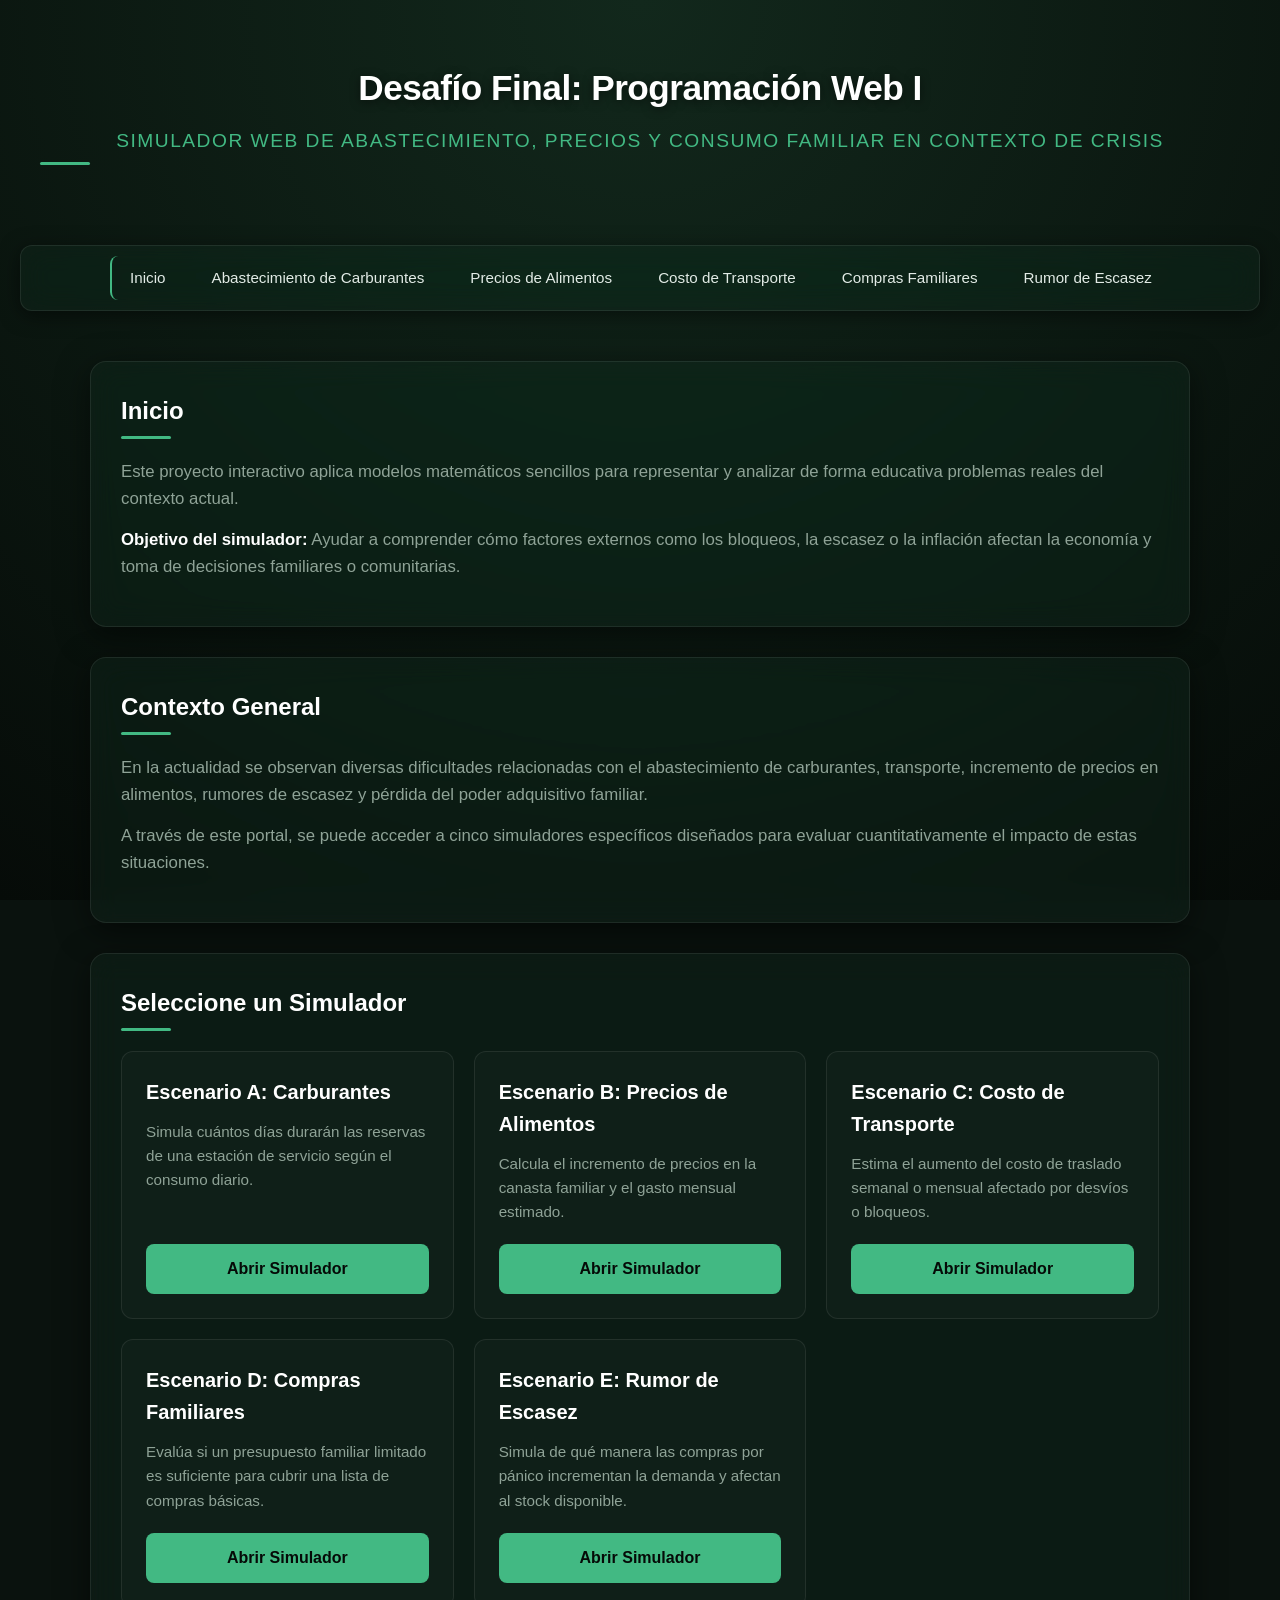
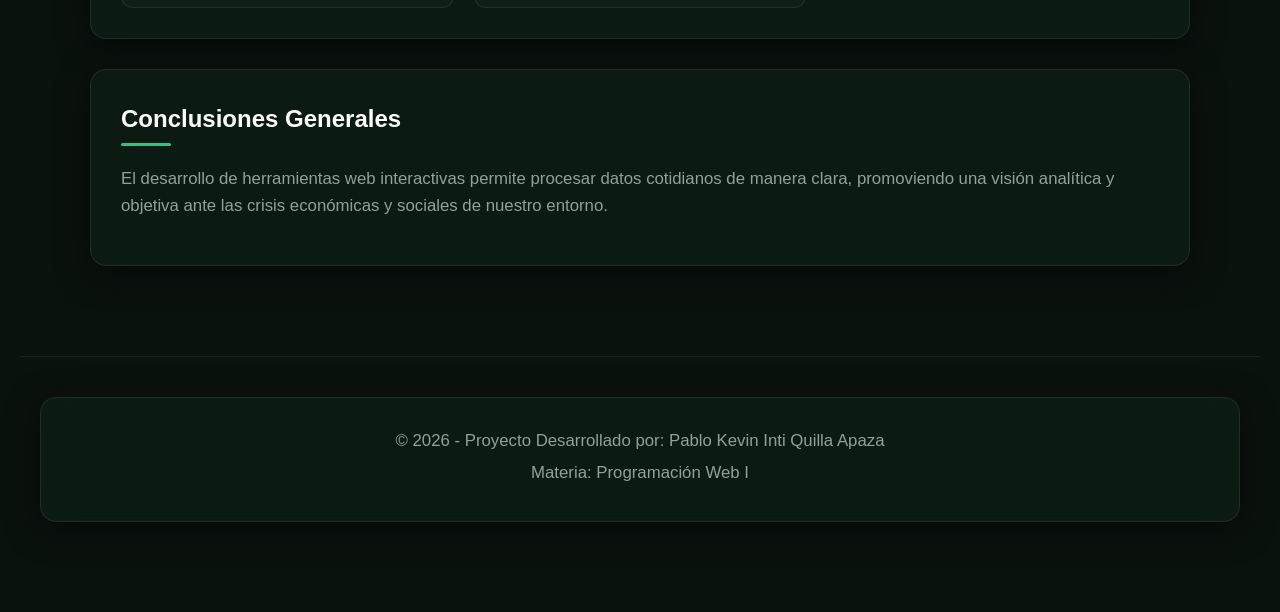
<file: index.html>
<!DOCTYPE html>
<html lang="es">
<head>
    <meta charset="UTF-8">
    <meta name="viewport" content="width=device-width, initial-scale=1.0">
    <title>Simulador Web de Crisis - Inicio</title>
    <link rel="stylesheet" href="css/estilos.css">
</head>
<body>

    <header>
        <h1>Desafío Final: Programación Web I</h1>
        <h2>Simulador Web de Abastecimiento, Precios y Consumo Familiar en Contexto de Crisis</h2>
    </header>

    <nav>
        <ul>
            <li><a href="index.html">Inicio</a></li>
            <li><a href="pages/escenario-a.html">Abastecimiento de Carburantes</a></li>
            <li><a href="pages/escenario-b.html">Precios de Alimentos</a></li>
            <li><a href="pages/escenario-c.html">Costo de Transporte</a></li>
            <li><a href="pages/escenario-d.html">Compras Familiares</a></li>
            <li><a href="pages/escenario-e.html">Rumor de Escasez</a></li>
        </ul>
    </nav>

    <main>
        <section id="inicio">
            <h2>Inicio</h2>
            <p>Este proyecto interactivo aplica modelos matemáticos sencillos para representar y analizar de forma educativa problemas reales del contexto actual.</p>
            <p><strong>Objetivo del simulador:</strong> Ayudar a comprender cómo factores externos como los bloqueos, la escasez o la inflación afectan la economía y toma de decisiones familiares o comunitarias.</p>
        </section>

        <section id="contexto">
            <h2>Contexto General</h2>
            <article>
                <p>En la actualidad se observan diversas dificultades relacionadas con el abastecimiento de carburantes, transporte, incremento de precios en alimentos, rumores de escasez y pérdida del poder adquisitivo familiar.</p>
                <p>A través de este portal, se puede acceder a cinco simuladores específicos diseñados para evaluar cuantitativamente el impacto de estas situaciones.</p>
            </article>
        </section>

        <section id="simuladores-lista">
            <h2>Seleccione un Simulador</h2>
            <div class="tarjetas-contenedor">
                <article class="tarjeta">
                    <h3>Escenario A: Carburantes</h3>
                    <p>Simula cuántos días durarán las reservas de una estación de servicio según el consumo diario.</p>
                    <a href="pages/escenario-a.html" class="boton">Abrir Simulador</a>
                </article>

                <article class="tarjeta">
                    <h3>Escenario B: Precios de Alimentos</h3>
                    <p>Calcula el incremento de precios en la canasta familiar y el gasto mensual estimado.</p>
                    <a href="pages/escenario-b.html" class="boton">Abrir Simulador</a>
                </article>

                <article class="tarjeta">
                    <h3>Escenario C: Costo de Transporte</h3>
                    <p>Estima el aumento del costo de traslado semanal o mensual afectado por desvíos o bloqueos.</p>
                    <a href="pages/escenario-c.html" class="boton">Abrir Simulador</a>
                </article>

                <article class="tarjeta">
                    <h3>Escenario D: Compras Familiares</h3>
                    <p>Evalúa si un presupuesto familiar limitado es suficiente para cubrir una lista de compras básicas.</p>
                    <a href="pages/escenario-d.html" class="boton">Abrir Simulador</a>
                </article>

                <article class="tarjeta">
                    <h3>Escenario E: Rumor de Escasez</h3>
                    <p>Simula de qué manera las compras por pánico incrementan la demanda y afectan al stock disponible.</p>
                    <a href="pages/escenario-e.html" class="boton">Abrir Simulador</a>
                </article>
            </div>
        </section>

        <section id="conclusiones">
            <h2>Conclusiones Generales</h2>
            <p>El desarrollo de herramientas web interactivas permite procesar datos cotidianos de manera clara, promoviendo una visión analítica y objetiva ante las crisis económicas y sociales de nuestro entorno.</p>
        </section>
    </main>

    <footer>
        <section id="creditos">
            <p>&copy; 2026 - Proyecto Desarrollado por: Pablo Kevin  Inti Quilla Apaza</p>
            <p>Materia: Programación Web I</p>
        </section>
    </footer>

</body>
</html>
</file>
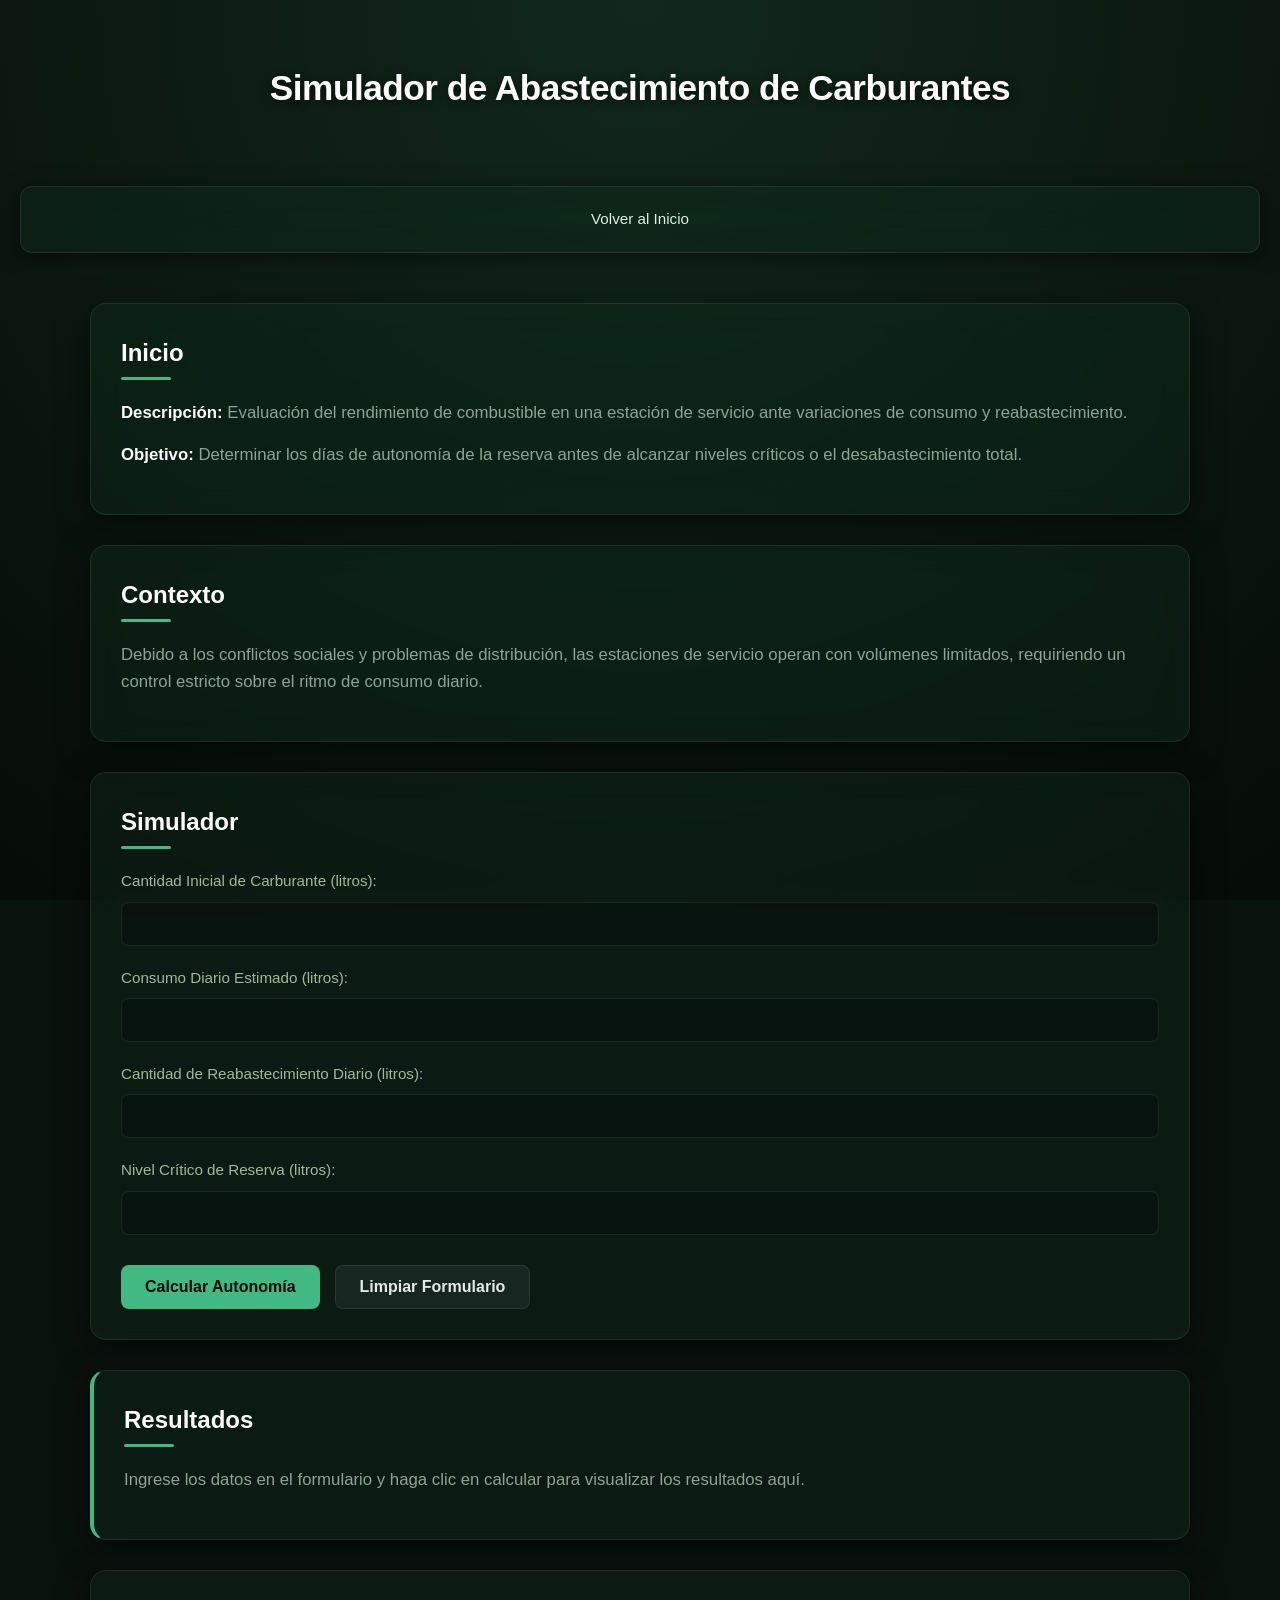
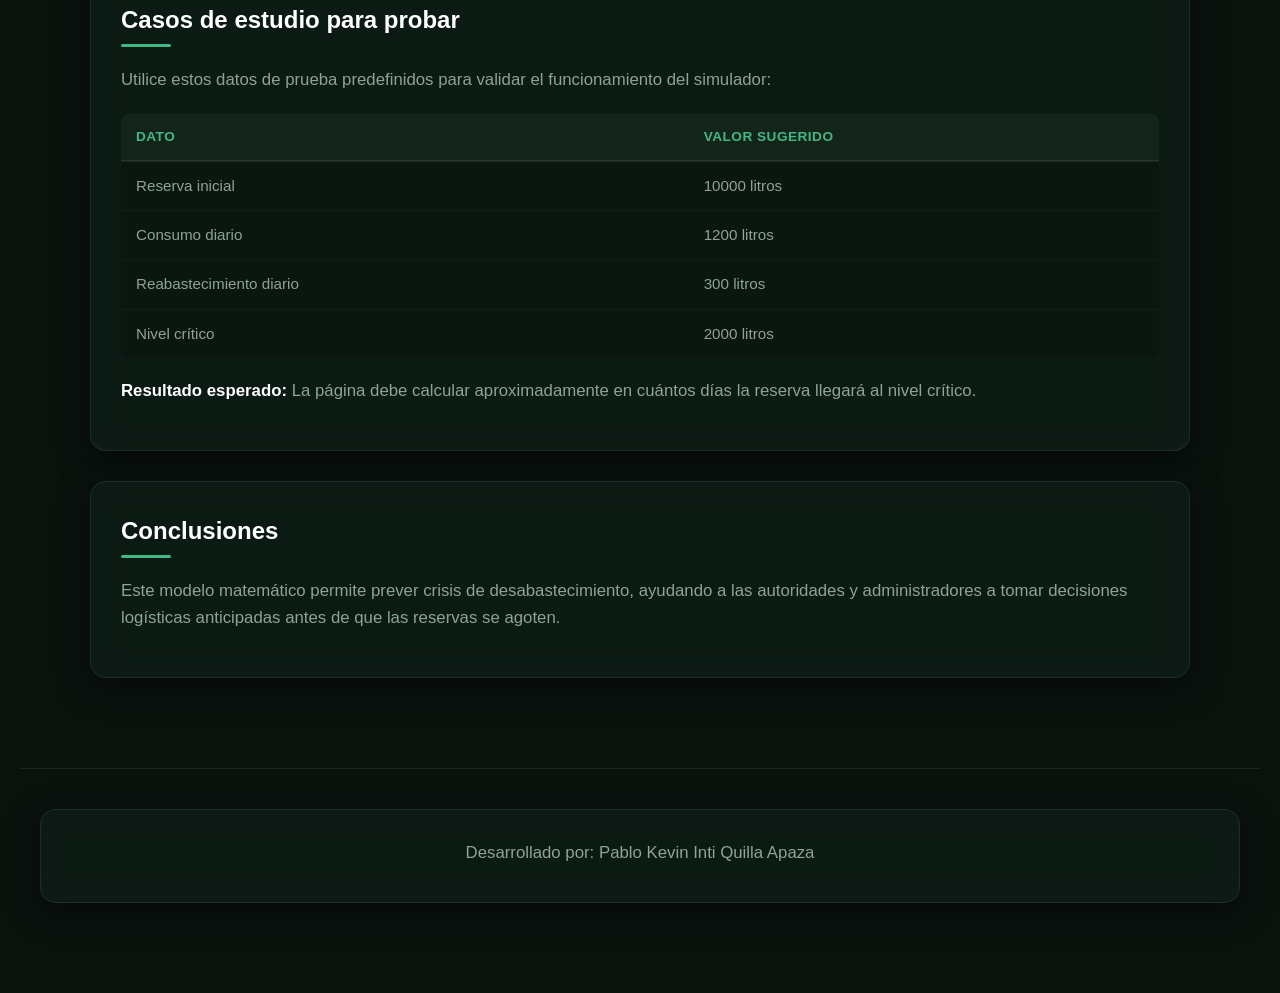
<file: pages/escenario-a.html>
<!DOCTYPE html>
<html lang="es">
<head>
    <meta charset="UTF-8">
    <meta name="viewport" content="width=device-width, initial-scale=1.0">
    <title>Escenario A: Abastecimiento de Carburantes</title>
    <link rel="stylesheet" href="../css/estilos.css">
    <script src="../js/script.js" defer></script>
</head>
<body>

    <header>
        <h1>Simulador de Abastecimiento de Carburantes</h1>
    </header>

    <nav>
        <ul>
            <li><a href="../index.html">Volver al Inicio</a></li>
        </ul>
    </nav>

    <main>
        <section id="inicio">
            <h2>Inicio</h2>
            <p><strong>Descripción:</strong> Evaluación del rendimiento de combustible en una estación de servicio ante variaciones de consumo y reabastecimiento.</p>
            <p><strong>Objetivo:</strong> Determinar los días de autonomía de la reserva antes de alcanzar niveles críticos o el desabastecimiento total.</p>
        </section>

        <section id="contexto">
            <h2>Contexto</h2>
            <p>Debido a los conflictos sociales y problemas de distribución, las estaciones de servicio operan con volúmenes limitados, requiriendo un control estricto sobre el ritmo de consumo diario.</p>
        </section>

        <section id="simulador">
            <h2>Simulador</h2>
            <form id="form-carburantes">
                <div class="campo">
                    <label for="cant-inicial">Cantidad Inicial de Carburante (litros):</label>
                    <input type="number" id="cant-inicial" required min="0">
                </div>
                <div class="campo">
                    <label for="consumo-diario">Consumo Diario Estimado (litros):</label>
                    <input type="number" id="consumo-diario" required min="0">
                </div>
                <div class="campo">
                    <label for="reabastecimiento">Cantidad de Reabastecimiento Diario (litros):</label>
                    <input type="number" id="reabastecimiento" required min="0">
                </div>
                <div class="campo">
                    <label for="nivel-critico">Nivel Crítico de Reserva (litros):</label>
                    <input type="number" id="nivel-critico" required min="0">
                </div>
                <div class="botones-form">
                    <button type="button" id="btn-calcular-a">Calcular Autonomía</button>
                    <button type="reset">Limpiar Formulario</button>
                </div>
            </form>
        </section>

        <section id="resultados">
            <h2>Resultados</h2>
            <div id="resultado-carburantes">
                <p>Ingrese los datos en el formulario y haga clic en calcular para visualizar los resultados aquí.</p>
            </div>
        </section>

        <section id="casos-estudio">
            <h2>Casos de estudio para probar</h2>
            <p>Utilice estos datos de prueba predefinidos para validar el funcionamiento del simulador:</p>
            <table>
                <thead>
                    <tr>
                        <th>Dato</th>
                        <th>Valor sugerido</th>
                    </tr>
                </thead>
                <tbody>
                    <tr>
                        <td>Reserva inicial</td>
                        <td>10000 litros</td>
                    </tr>
                    <tr>
                        <td>Consumo diario</td>
                        <td>1200 litros</td>
                    </tr>
                    <tr>
                        <td>Reabastecimiento diario</td>
                        <td>300 litros</td>
                    </tr>
                    <tr>
                        <td>Nivel crítico</td>
                        <td>2000 litros</td>
                    </tr>
                </tbody>
            </table>
            <p><strong>Resultado esperado:</strong> La página debe calcular aproximadamente en cuántos días la reserva llegará al nivel crítico.</p>
        </section>

        <section id="conclusiones">
            <h2>Conclusiones</h2>
            <p>Este modelo matemático permite prever crisis de desabastecimiento, ayudando a las autoridades y administradores a tomar decisiones logísticas anticipadas antes de que las reservas se agoten.</p>
        </section>
    </main>

    <footer>
        <section id="creditos">
            <p>Desarrollado por: Pablo Kevin  Inti Quilla Apaza</p>
        </section>
    </footer>

</body>
</html>
</file>
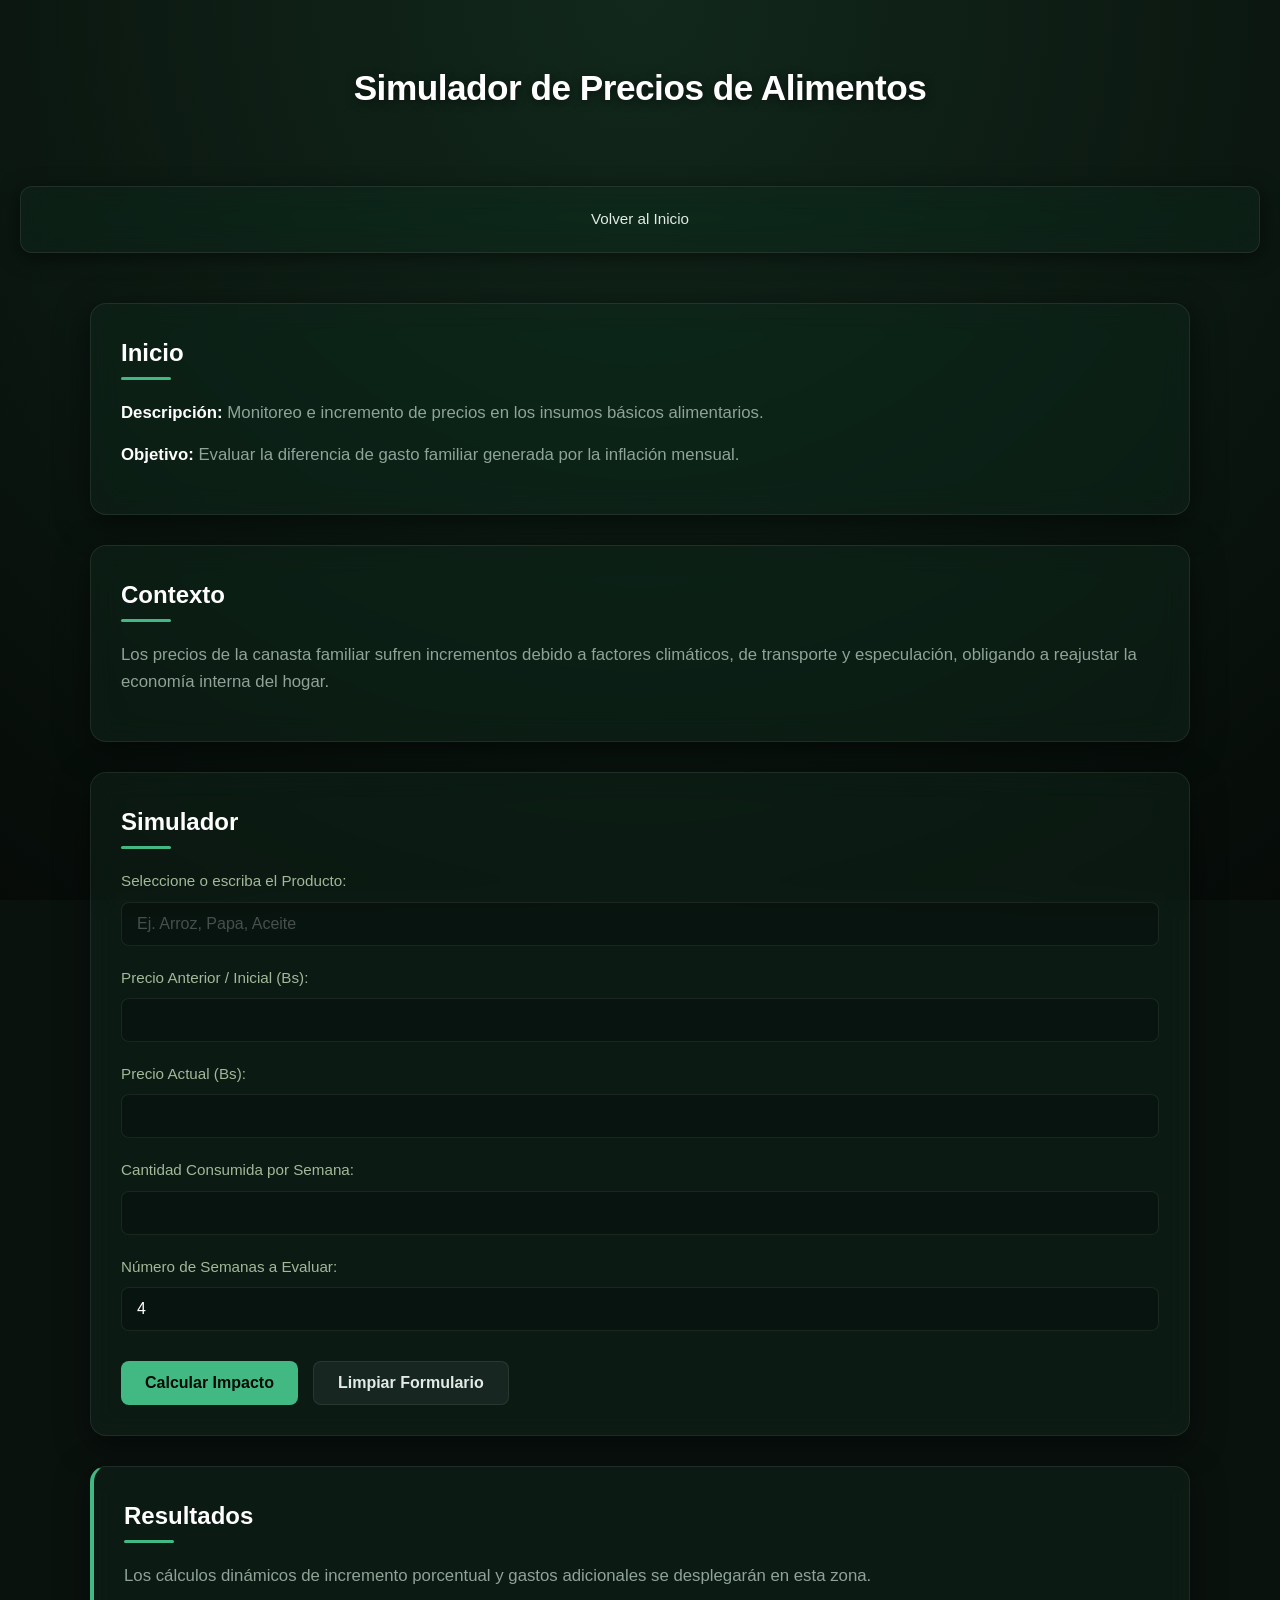
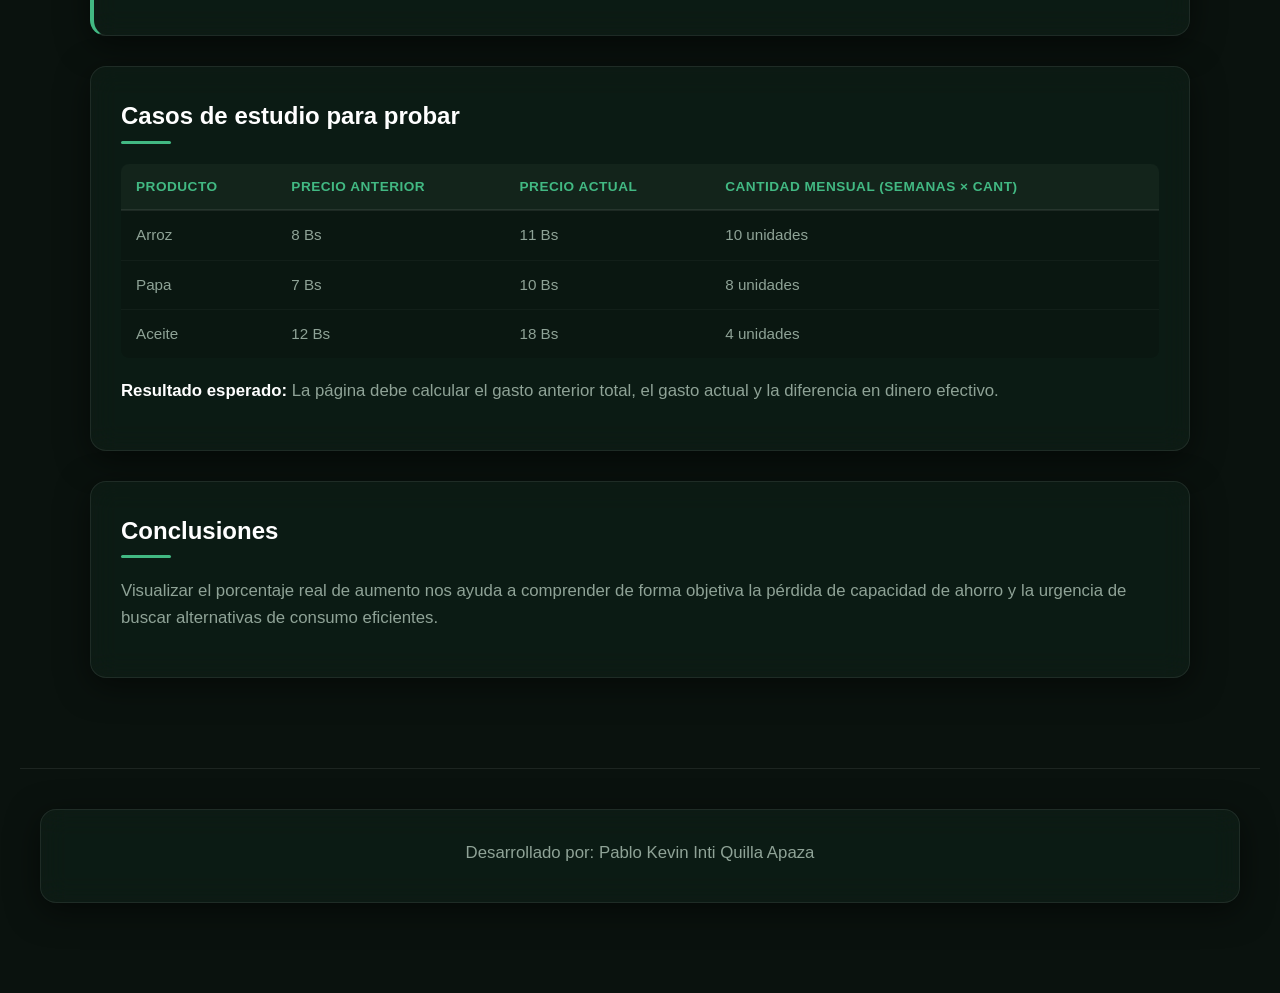
<file: pages/escenario-b.html>
<!DOCTYPE html>
<html lang="es">
<head>
    <meta charset="UTF-8">
    <meta name="viewport" content="width=device-width, initial-scale=1.0">
    <title>Escenario B: Simulador de Precios de Alimentos</title>
    <link rel="stylesheet" href="../css/estilos.css">
    <script src="../js/script.js" defer></script>
</head>
<body>

    <header>
        <h1>Simulador de Precios de Alimentos</h1>
    </header>

    <nav>
        <ul>
            <li><a href="../index.html">Volver al Inicio</a></li>
        </ul>
    </nav>

    <main>
        <section id="inicio">
            <h2>Inicio</h2>
            <p><strong>Descripción:</strong> Monitoreo e incremento de precios en los insumos básicos alimentarios.</p>
            <p><strong>Objetivo:</strong> Evaluar la diferencia de gasto familiar generada por la inflación mensual.</p>
        </section>

        <section id="contexto">
            <h2>Contexto</h2>
            <p>Los precios de la canasta familiar sufren incrementos debido a factores climáticos, de transporte y especulación, obligando a reajustar la economía interna del hogar.</p>
        </section>

        <section id="simulador">
            <h2>Simulador</h2>
            <form id="form-alimentos">
                <div class="campo">
                    <label for="producto">Seleccione o escriba el Producto:</label>
                    <input type="text" id="producto" required placeholder="Ej. Arroz, Papa, Aceite">
                </div>
                <div class="campo">
                    <label for="precio-inicial">Precio Anterior / Inicial (Bs):</label>
                    <input type="number" id="precio-inicial" required min="0" step="0.1">
                </div>
                <div class="campo">
                    <label for="precio-actual">Precio Actual (Bs):</label>
                    <input type="number" id="precio-actual" required min="0" step="0.1">
                </div>
                <div class="campo">
                    <label for="cantidad-semana">Cantidad Consumida por Semana:</label>
                    <input type="number" id="cantidad-semana" required min="0">
                </div>
                <div class="campo">
                    <label for="semanas">Número de Semanas a Evaluar:</label>
                    <input type="number" id="semanas" required min="1" value="4">
                </div>
                <div class="botones-form">
                    <button type="button" id="btn-calcular-b">Calcular Impacto</button>
                    <button type="reset">Limpiar Formulario</button>
                </div>
            </form>
        </section>

        <section id="resultados">
            <h2>Resultados</h2>
            <div id="resultado-alimentos">
                <p>Los cálculos dinámicos de incremento porcentual y gastos adicionales se desplegarán en esta zona.</p>
            </div>
        </section>

        <section id="casos-estudio">
            <h2>Casos de estudio para probar</h2>
            <table>
                <thead>
                    <tr>
                        <th>Producto</th>
                        <th>Precio anterior</th>
                        <th>Precio actual</th>
                        <th>Cantidad mensual (semanas &times; cant)</th>
                    </tr>
                </thead>
                <tbody>
                    <tr>
                        <td>Arroz</td>
                        <td>8 Bs</td>
                        <td>11 Bs</td>
                        <td>10 unidades</td>
                    </tr>
                    <tr>
                        <td>Papa</td>
                        <td>7 Bs</td>
                        <td>10 Bs</td>
                        <td>8 unidades</td>
                    </tr>
                    <tr>
                        <td>Aceite</td>
                        <td>12 Bs</td>
                        <td>18 Bs</td>
                        <td>4 unidades</td>
                    </tr>
                </tbody>
            </table>
            <p><strong>Resultado esperado:</strong> La página debe calcular el gasto anterior total, el gasto actual y la diferencia en dinero efectivo.</p>
        </section>

        <section id="conclusiones">
            <h2>Conclusiones</h2>
            <p>Visualizar el porcentaje real de aumento nos ayuda a comprender de forma objetiva la pérdida de capacidad de ahorro y la urgencia de buscar alternativas de consumo eficientes.</p>
        </section>
    </main>

    <footer>
        <section id="creditos">
            <p>Desarrollado por: Pablo Kevin  Inti Quilla Apaza</p>
        </section>
    </footer>

</body>
</html>
</file>
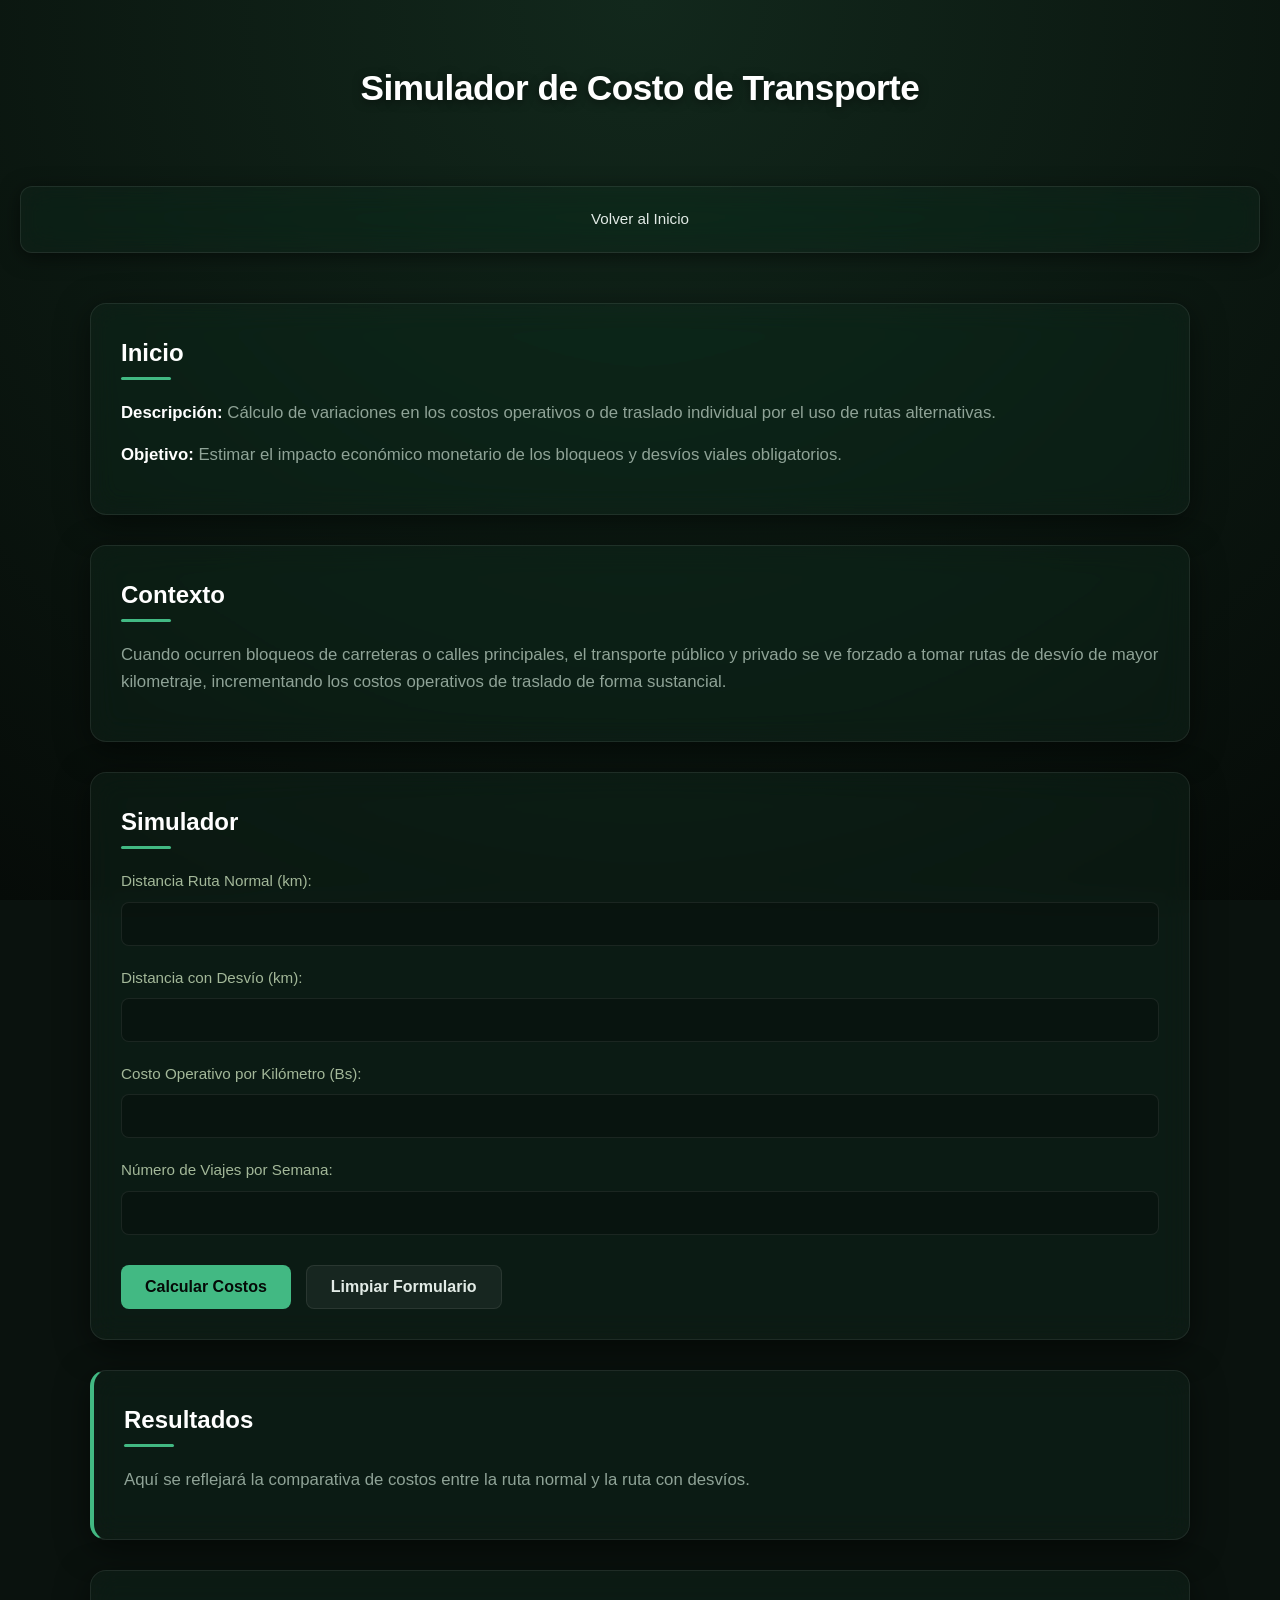
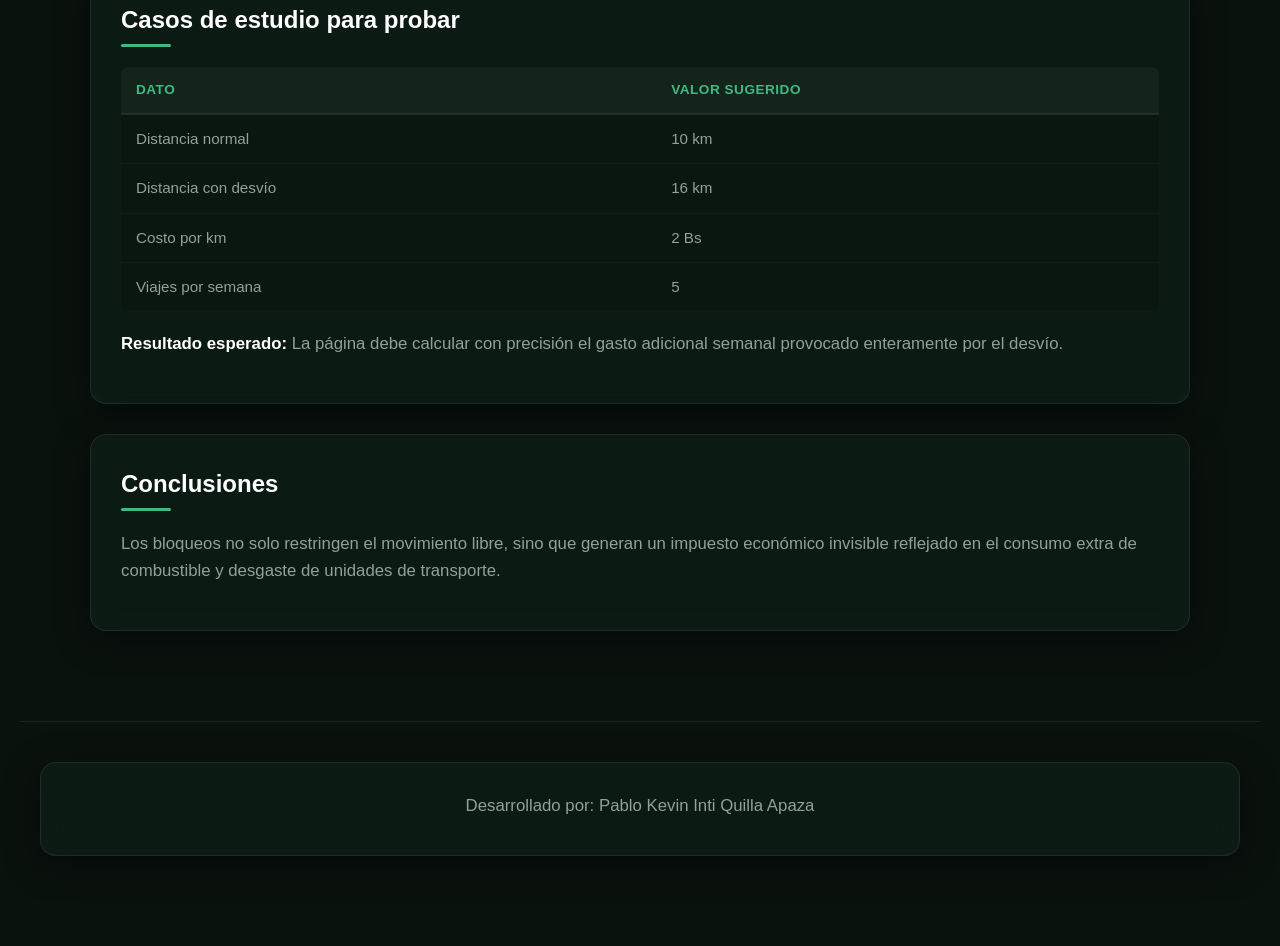
<file: pages/escenario-c.html>
<!DOCTYPE html>
<html lang="es">
<head>
    <meta charset="UTF-8">
    <meta name="viewport" content="width=device-width, initial-scale=1.0">
    <title>Escenario C: Costo de Transporte</title>
    <link rel="stylesheet" href="../css/estilos.css">
    <script src="../js/script.js" defer></script>
</head>
<body>

    <header>
        <h1>Simulador de Costo de Transporte</h1>
    </header>

    <nav>
        <ul>
            <li><a href="../index.html">Volver al Inicio</a></li>
        </ul>
    </nav>

    <main>
        <section id="inicio">
            <h2>Inicio</h2>
            <p><strong>Descripción:</strong> Cálculo de variaciones en los costos operativos o de traslado individual por el uso de rutas alternativas.</p>
            <p><strong>Objetivo:</strong> Estimar el impacto económico monetario de los bloqueos y desvíos viales obligatorios.</p>
        </section>

        <section id="contexto">
            <h2>Contexto</h2>
            <p>Cuando ocurren bloqueos de carreteras o calles principales, el transporte público y privado se ve forzado a tomar rutas de desvío de mayor kilometraje, incrementando los costos operativos de traslado de forma sustancial.</p>
        </section>

        <section id="simulador">
            <h2>Simulador</h2>
            <form id="form-transporte">
                <div class="campo">
                    <label for="distancia-normal">Distancia Ruta Normal (km):</label>
                    <input type="number" id="distancia-normal" required min="0" step="0.1">
                </div>
                <div class="campo">
                    <label for="distancia-desvio">Distancia con Desvío (km):</label>
                    <input type="number" id="distancia-desvio" required min="0" step="0.1">
                </div>
                <div class="campo">
                    <label for="costo-km">Costo Operativo por Kilómetro (Bs):</label>
                    <input type="number" id="costo-km" required min="0" step="0.1">
                </div>
                <div class="campo">
                    <label for="viajes-semana">Número de Viajes por Semana:</label>
                    <input type="number" id="viajes-semana" required min="0">
                </div>
                <div class="botones-form">
                    <button type="button" id="btn-calcular-c">Calcular Costos</button>
                    <button type="reset">Limpiar Formulario</button>
                </div>
            </form>
        </section>

        <section id="resultados">
            <h2>Resultados</h2>
            <div id="resultado-transporte">
                <p>Aquí se reflejará la comparativa de costos entre la ruta normal y la ruta con desvíos.</p>
            </div>
        </section>

        <section id="casos-estudio">
            <h2>Casos de estudio para probar</h2>
            <table>
                <thead>
                    <tr>
                        <th>Dato</th>
                        <th>Valor sugerido</th>
                    </tr>
                </thead>
                <tbody>
                    <tr>
                        <td>Distancia normal</td>
                        <td>10 km</td>
                    </tr>
                    <tr>
                        <td>Distancia con desvío</td>
                        <td>16 km</td>
                    </tr>
                    <tr>
                        <td>Costo por km</td>
                        <td>2 Bs</td>
                    </tr>
                    <tr>
                        <td>Viajes por semana</td>
                        <td>5</td>
                    </tr>
                </tbody>
            </table>
            <p><strong>Resultado esperado:</strong> La página debe calcular con precisión el gasto adicional semanal provocado enteramente por el desvío.</p>
        </section>

        <section id="conclusiones">
            <h2>Conclusiones</h2>
            <p>Los bloqueos no solo restringen el movimiento libre, sino que generan un impuesto económico invisible reflejado en el consumo extra de combustible y desgaste de unidades de transporte.</p>
        </section>
    </main>

    <footer>
        <section id="creditos">
            <p>Desarrollado por: Pablo Kevin  Inti Quilla Apaza</p>
        </section>
    </footer>

</body>
</html>
</file>
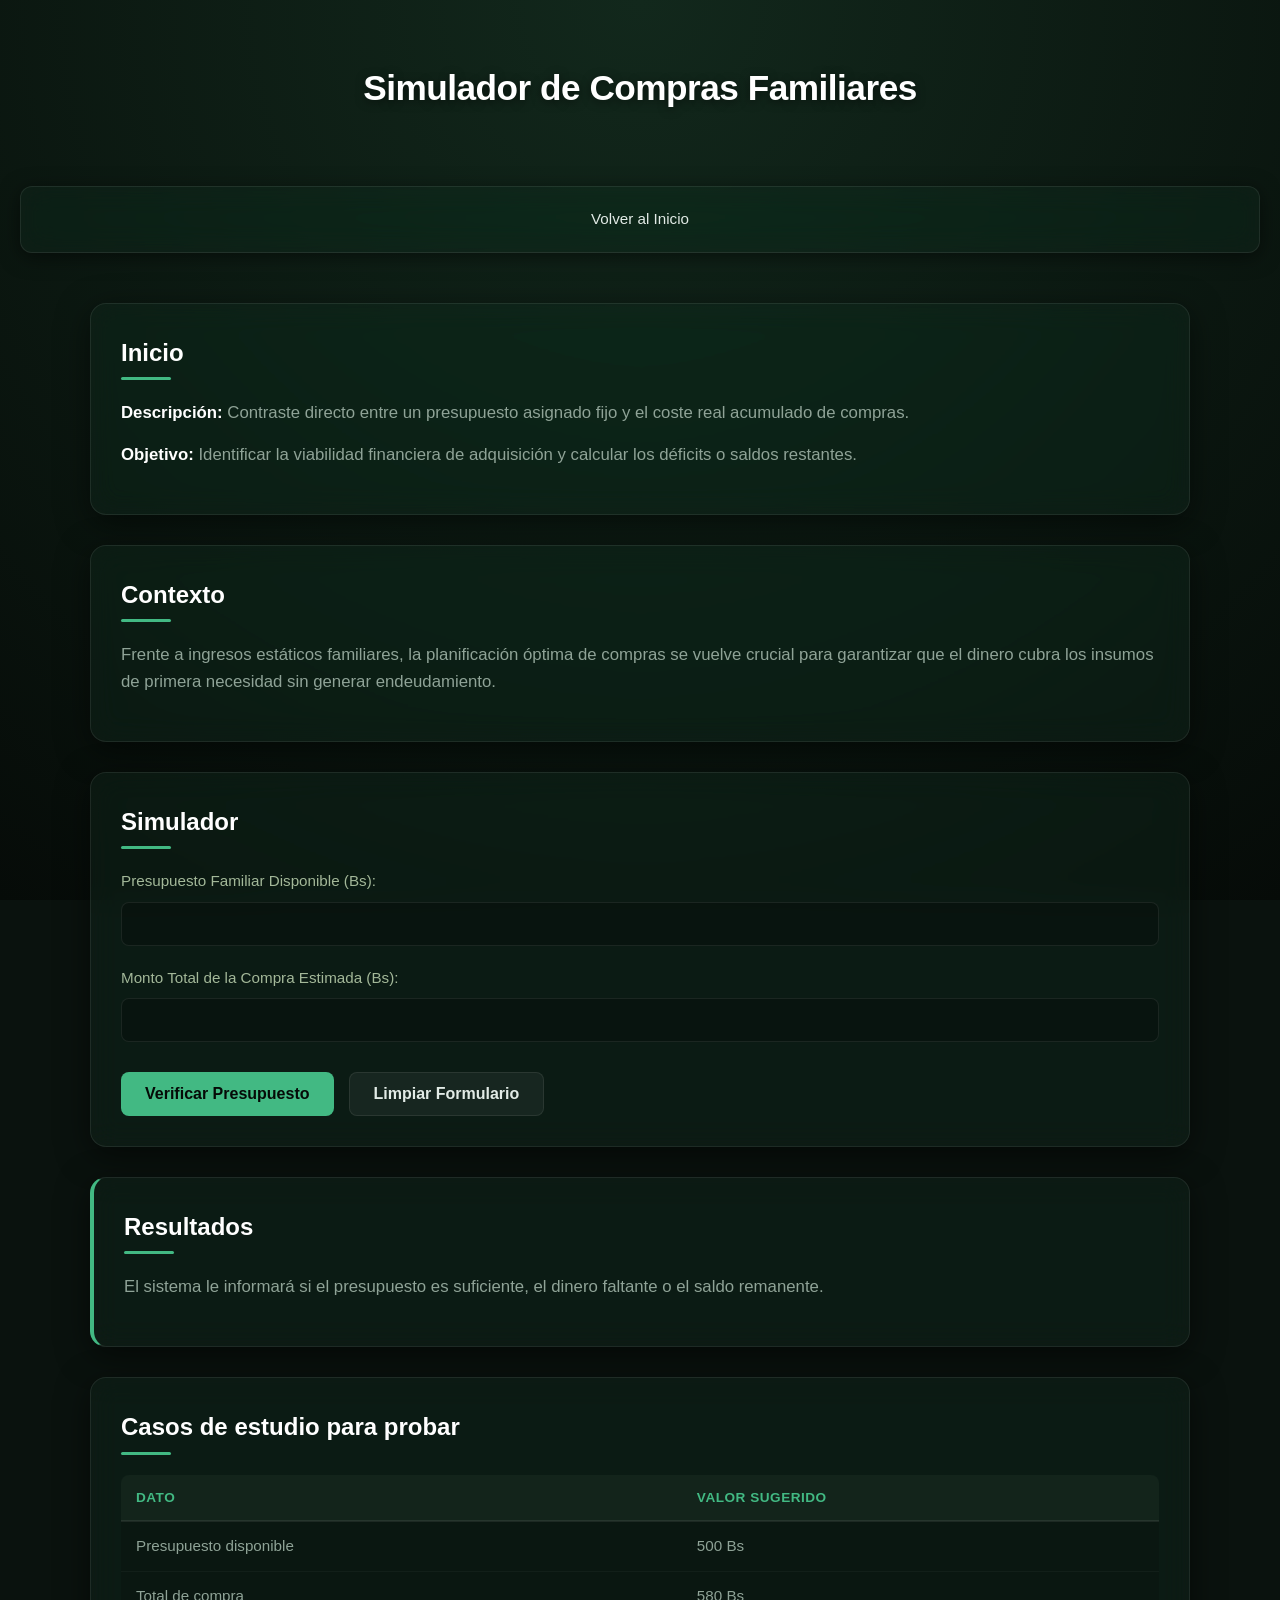
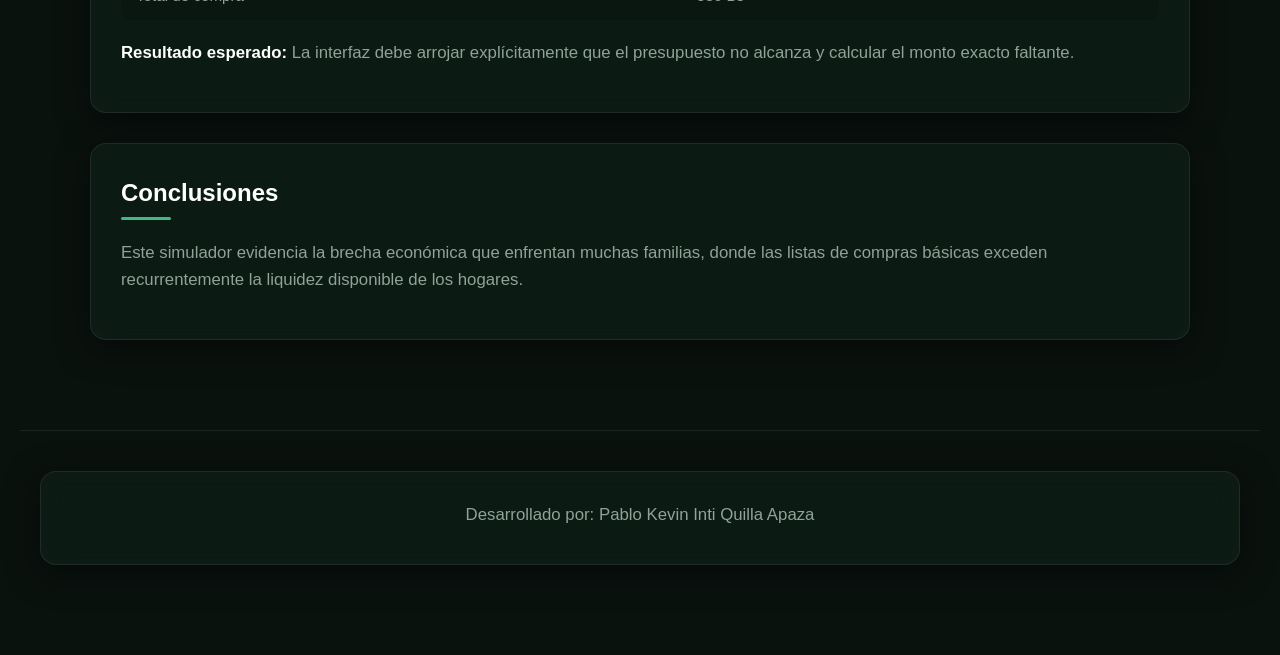
<file: pages/escenario-d.html>
<!DOCTYPE html>
<html lang="es">
<head>
    <meta charset="UTF-8">
    <meta name="viewport" content="width=device-width, initial-scale=1.0">
    <title>Escenario D: Compras Familiares</title>
    <link rel="stylesheet" href="../css/estilos.css">
    <script src="../js/script.js" defer></script>
</head>
<body>

    <header>
        <h1>Simulador de Compras Familiares</h1>
    </header>

    <nav>
        <ul>
            <li><a href="../index.html">Volver al Inicio</a></li>
        </ul>
    </nav>

    <main>
        <section id="inicio">
            <h2>Inicio</h2>
            <p><strong>Descripción:</strong> Contraste directo entre un presupuesto asignado fijo y el coste real acumulado de compras.</p>
            <p><strong>Objetivo:</strong> Identificar la viabilidad financiera de adquisición y calcular los déficits o saldos restantes.</p>
        </section>

        <section id="contexto">
            <h2>Contexto</h2>
            <p>Frente a ingresos estáticos familiares, la planificación óptima de compras se vuelve crucial para garantizar que el dinero cubra los insumos de primera necesidad sin generar endeudamiento.</p>
        </section>

        <section id="simulador">
            <h2>Simulador</h2>
            <form id="form-compras">
                <div class="campo">
                    <label for="presupuesto">Presupuesto Familiar Disponible (Bs):</label>
                    <input type="number" id="presupuesto" required min="0" step="0.1">
                </div>
                <div class="campo">
                    <label for="costo-total-compra">Monto Total de la Compra Estimada (Bs):</label>
                    <input type="number" id="costo-total-compra" required min="0" step="0.1">
                </div>
                <div class="botones-form">
                    <button type="button" id="btn-calcular-d">Verificar Presupuesto</button>
                    <button type="reset">Limpiar Formulario</button>
                </div>
            </form>
        </section>

        <section id="resultados">
            <h2>Resultados</h2>
            <div id="resultado-compras">
                <p>El sistema le informará si el presupuesto es suficiente, el dinero faltante o el saldo remanente.</p>
            </div>
        </section>

        <section id="casos-estudio">
            <h2>Casos de estudio para probar</h2>
            <table>
                <thead>
                    <tr>
                        <th>Dato</th>
                        <th>Valor sugerido</th>
                    </tr>
                </thead>
                <tbody>
                    <tr>
                        <td>Presupuesto disponible</td>
                        <td>500 Bs</td>
                    </tr>
                    <tr>
                        <td>Total de compra</td>
                        <td>580 Bs</td>
                    </tr>
                </tbody>
            </table>
            <p><strong>Resultado esperado:</strong> La interfaz debe arrojar explícitamente que el presupuesto no alcanza y calcular el monto exacto faltante.</p>
        </section>

        <section id="conclusiones">
            <h2>Conclusiones</h2>
            <p>Este simulador evidencia la brecha económica que enfrentan muchas familias, donde las listas de compras básicas exceden recurrentemente la liquidez disponible de los hogares.</p>
        </section>
    </main>

    <footer>
        <section id="creditos">
            <p>Desarrollado por: Pablo Kevin  Inti Quilla Apaza</p>
        </section>
    </footer>

</body>
</html>
</file>
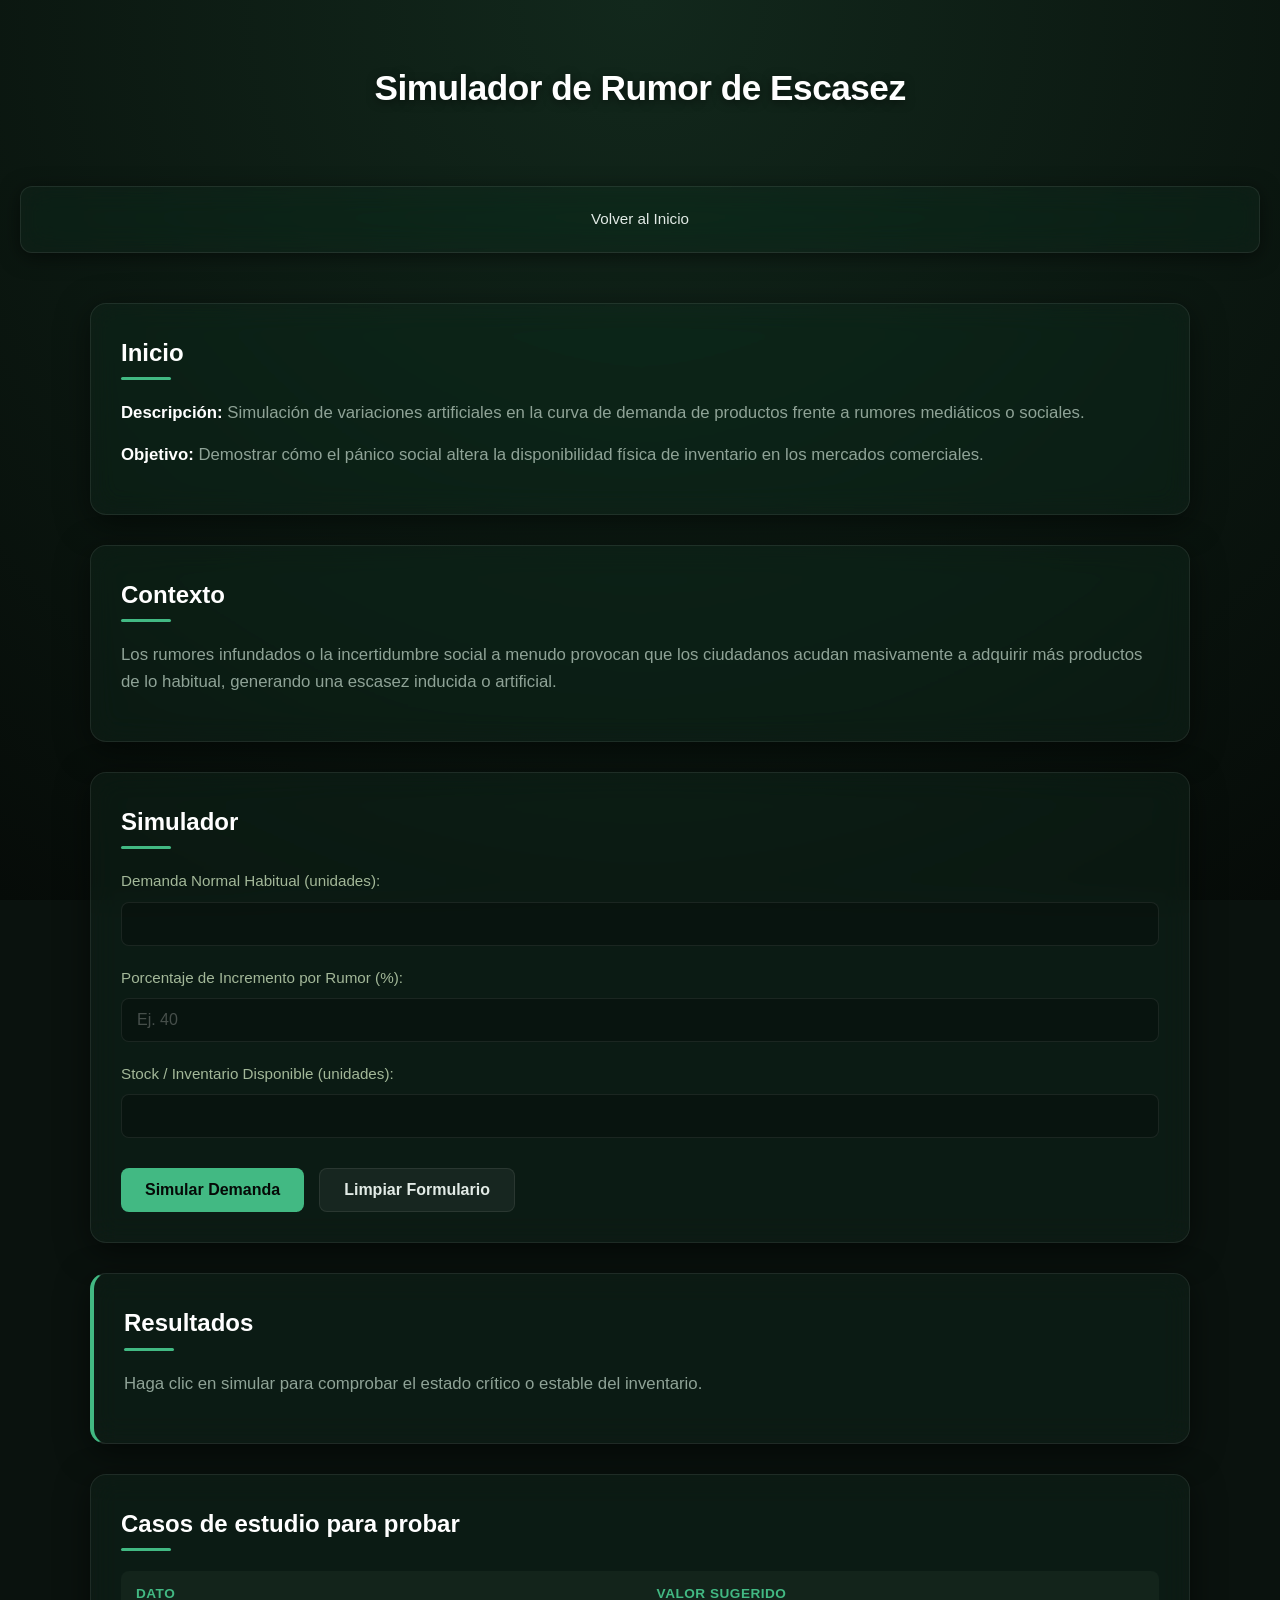
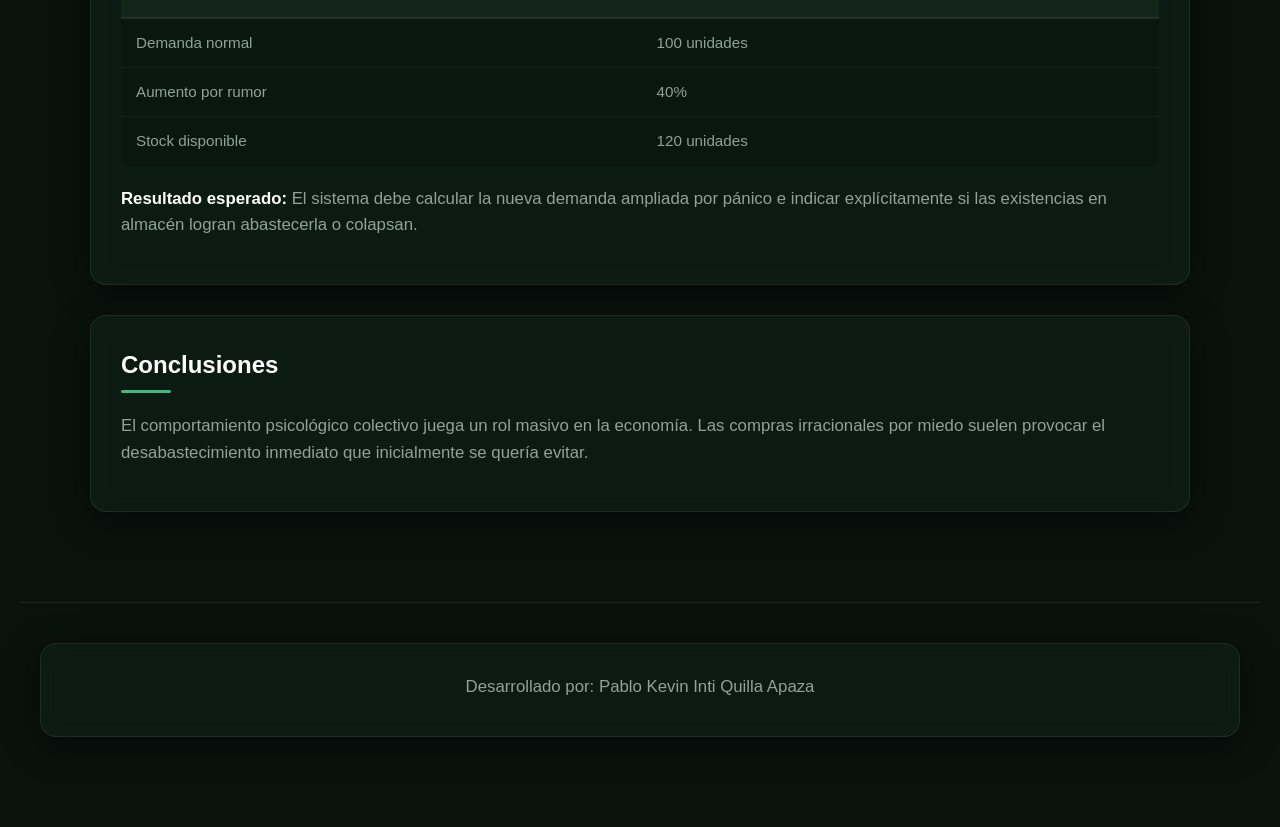
<file: pages/escenario-e.html>
<!DOCTYPE html>
<html lang="es">
<head>
    <meta charset="UTF-8">
    <meta name="viewport" content="width=device-width, initial-scale=1.0">
    <title>Escenario E: Rumor de Escasez y Compras por Pánico</title>
    <link rel="stylesheet" href="../css/estilos.css">
    <script src="../js/script.js" defer></script>
</head>
<body>

    <header>
        <h1>Simulador de Rumor de Escasez</h1>
    </header>

    <nav>
        <ul>
            <li><a href="../index.html">Volver al Inicio</a></li>
        </ul>
    </nav>

    <main>
        <section id="inicio">
            <h2>Inicio</h2>
            <p><strong>Descripción:</strong> Simulación de variaciones artificiales en la curva de demanda de productos frente a rumores mediáticos o sociales.</p>
            <p><strong>Objetivo:</strong> Demostrar cómo el pánico social altera la disponibilidad física de inventario en los mercados comerciales.</p>
        </section>

        <section id="contexto">
            <h2>Contexto</h2>
            <p>Los rumores infundados o la incertidumbre social a menudo provocan que los ciudadanos acudan masivamente a adquirir más productos de lo habitual, generando una escasez inducida o artificial.</p>
        </section>

        <section id="simulador">
            <h2>Simulador</h2>
            <form id="form-escasez">
                <div class="campo">
                    <label for="demanda-normal">Demanda Normal Habitual (unidades):</label>
                    <input type="number" id="demanda-normal" required min="0">
                </div>
                <div class="campo">
                    <label for="porcentaje-rumor">Porcentaje de Incremento por Rumor (%):</label>
                    <input type="number" id="porcentaje-rumor" required min="0" placeholder="Ej. 40">
                </div>
                <div class="campo">
                    <label for="stock-disponible">Stock / Inventario Disponible (unidades):</label>
                    <input type="number" id="stock-disponible" required min="0">
                </div>
                <div class="botones-form">
                    <button type="button" id="btn-calcular-e">Simular Demanda</button>
                    <button type="reset">Limpiar Formulario</button>
                </div>
            </form>
        </section>

        <section id="resultados">
            <h2>Resultados</h2>
            <div id="resultado-escasez">
                <p>Haga clic en simular para comprobar el estado crítico o estable del inventario.</p>
            </div>
        </section>

        <section id="casos-estudio">
            <h2>Casos de estudio para probar</h2>
            <table>
                <thead>
                    <tr>
                        <th>Dato</th>
                        <th>Valor sugerido</th>
                    </tr>
                </thead>
                <tbody>
                    <tr>
                        <td>Demanda normal</td>
                        <td>100 unidades</td>
                    </tr>
                    <tr>
                        <td>Aumento por rumor</td>
                        <td>40%</td>
                    </tr>
                    <tr>
                        <td>Stock disponible</td>
                        <td>120 unidades</td>
                    </tr>
                </tbody>
            </table>
            <p><strong>Resultado esperado:</strong> El sistema debe calcular la nueva demanda ampliada por pánico e indicar explícitamente si las existencias en almacén logran abastecerla o colapsan.</p>
        </section>

        <section id="conclusiones">
            <h2>Conclusiones</h2>
            <p>El comportamiento psicológico colectivo juega un rol masivo en la economía. Las compras irracionales por miedo suelen provocar el desabastecimiento inmediato que inicialmente se quería evitar.</p>
        </section>
    </main>

    <footer>
        <section id="creditos">
            <p>Desarrollado por: Pablo Kevin  Inti Quilla Apaza</p>
        </section>
    </footer>

</body>
</html>
</file>
<file: css/estilos.css>
/* ==========================================================================
   DESAFÍO FINAL: PROGRAMACIÓN WEB I - HOJA DE ESTILOS GENERAL (css/estilos.css)
   Estilo: Liquid Glass / Glassmorphism Profesional
   Paleta: Verdes Elegantes (Deep Emerald, Sage, Mint & Dark Slate)
   ========================================================================== */

/* 1. VARIABLES GLOBALES (Paleta de Colores y Efectos) */
:root {
    /* Fondos y Capas Base */
    --bg-principal: #0a120e;
    --bg-gradiente: radial-gradient(circle at 50% 0%, #12281c 0%, #060b08 100%);
    
    /* Efecto Liquid Glass (Vidrio Esmerilado) */
    --glass-bg: rgba(25, 45, 35, 0.35);
    --glass-bg-hover: rgba(35, 65, 50, 0.45);
    --glass-border: rgba(255, 255, 255, 0.08);
    --glass-border-focus: rgba(66, 185, 131, 0.4);
    --glass-sombra: rgba(0, 0, 0, 0.5);
    --backdrop-blur: blur(14px) saturate(160%);

    /* Colores de Acento y Tipografía */
    --verde-acento: #42b983;      /* Menta elegante para llamadas a la acción */
    --verde-brillante: #57cc99;   /* Resaltados y éxitos */
    --verde-salvia: #a3b899;      /* Textos secundarios y tablas */
    --texto-principal: #e2ebe6;   /* Blanco con matiz verde muy suave */
    --texto-mutado: #8fa397;      /* Gris salvia para lecturas extensas */
    --alerta-critica: #ff6b6b;    /* Para estados de desabastecimiento o error */

    /* Fuentes y Transiciones */
    --fuente-base: 'Segoe UI', Roboto, Helvetica, Arial, sans-serif;
    --transicion-suave: all 0.3s cubic-bezier(0.25, 0.8, 0.25, 1);
}

/* 2. RESETEO Y CONFIGURACIÓN BASE */
*, *::before, *::after {
    box-sizing: border-box;
    margin: 0;
    padding: 0;
}

body {
    font-family: var(--fuente-base);
    background: var(--bg-principal);
    background-image: var(--bg-gradiente);
    background-attachment: fixed;
    color: var(--texto-principal);
    min-height: 100vh;
    line-height: 1.6;
    padding: 20px;
    -webkit-font-smoothing: antialiased;
}

/* Estilización de la Barra de Desplazamiento */
::-webkit-scrollbar {
    width: 10px;
}
::-webkit-scrollbar-track {
    background: var(--bg-principal);
}
::-webkit-scrollbar-thumb {
    background: var(--glass-bg);
    border-radius: 5px;
    border: 2px solid var(--bg-principal);
}
::-webkit-scrollbar-thumb:hover {
    background: var(--verde-acento);
}

/* 3. ESTRUCTURA Y CONTENEDORES PRINCIPALES */
main {
    max-width: 1100px;
    margin: 0 auto;
    padding: 20px 0;
}

/* Aplicación del Efecto Liquid Glass en Secciones */
section {
    background: var(--glass-bg);
    backdrop-filter: var(--backdrop-blur);
    -webkit-backdrop-filter: var(--backdrop-blur);
    border: 1px solid var(--glass-border);
    border-radius: 16px;
    padding: 30px;
    margin-bottom: 30px;
    box-shadow: 0 8px 32px 0 var(--glass-sombra);
    transition: var(--transicion-suave);
}

section:hover {
    border-color: rgba(66, 185, 131, 0.2);
    box-shadow: 0 12px 40px 0 rgba(0, 0, 0, 0.6);
}

/* 4. ENCABEZADOS Y TIPOGRAFÍA */
header {
    text-align: center;
    padding: 40px 20px;
    margin-bottom: 20px;
}

header h1 {
    font-size: 2.2rem;
    font-weight: 700;
    letter-spacing: -0.5px;
    color: #fff;
    text-shadow: 0 2px 10px rgba(0,0,0,0.5);
    margin-bottom: 10px;
}

header h2 {
    font-size: 1.2rem;
    font-weight: 400;
    color: var(--verde-acento);
    text-transform: uppercase;
    letter-spacing: 1.5px;
}

h2 {
    font-size: 1.5rem;
    color: #fff;
    margin-bottom: 20px;
    position: relative;
    padding-bottom: 8px;
}

/* Detalle elegante de línea inferior bajo los títulos de sección */
h2::after {
    content: '';
    position: absolute;
    left: 0;
    bottom: 0;
    width: 50px;
    height: 3px;
    background: var(--verde-acento);
    border-radius: 2px;
}

p {
    color: var(--texto-mutado);
    margin-bottom: 15px;
    font-size: 1.05rem;
}

strong {
    color: #fff;
}

/* 5. NAVEGACIÓN (Menú Modular) */
nav {
    background: var(--glass-bg);
    backdrop-filter: var(--backdrop-blur);
    -webkit-backdrop-filter: var(--backdrop-blur);
    border: 1px solid var(--glass-border);
    border-radius: 12px;
    margin-bottom: 30px;
    padding: 10px;
    box-shadow: 0 4px 20px var(--glass-sombra);
}

nav ul {
    list-style: none;
    display: flex;
    justify-content: center;
    flex-wrap: wrap;
    gap: 10px;
}

nav a {
    color: var(--texto-principal);
    text-decoration: none;
    padding: 10px 18px;
    font-weight: 500;
    font-size: 0.95rem;
    border-radius: 8px;
    transition: var(--transicion-suave);
    display: inline-block;
}

nav a:hover {
    background: var(--glass-bg-hover);
    color: var(--verde-acento);
}

/* Resaltar página activa de manera sutil */
nav ul li a[href="index.html"]:only-child {
    border-left: 2px solid var(--verde-acento);
}

/* 6. COMPONENTES INTERACTIVOS (Formularios y Botones) */
form {
    display: flex;
    flex-direction: column;
    gap: 20px;
}

.campo {
    display: flex;
    flex-direction: column;
    gap: 8px;
}

label {
    font-size: 0.95rem;
    font-weight: 500;
    color: var(--verde-salvia);
}

input[type="number"],
input[type="text"] {
    background: rgba(0, 0, 0, 0.25);
    border: 1px solid var(--glass-border);
    border-radius: 8px;
    padding: 12px 15px;
    color: #fff;
    font-size: 1rem;
    font-family: var(--fuente-base);
    transition: var(--transicion-suave);
}

input[type="number"]:focus,
input[type="text"]:focus {
    outline: none;
    border-color: var(--verde-acento);
    background: rgba(0, 0, 0, 0.4);
    box-shadow: 0 0 0 3px var(--glass-border-focus);
}

/* Estilo para los placeholders */
::placeholder {
    color: rgba(255, 255, 255, 0.25);
}

.botones-form {
    display: flex;
    gap: 15px;
    margin-top: 10px;
}

button, .boton {
    font-family: var(--fuente-base);
    font-size: 1rem;
    font-weight: 600;
    padding: 12px 24px;
    border-radius: 8px;
    border: none;
    cursor: pointer;
    transition: var(--transicion-suave);
    text-decoration: none;
    display: inline-block;
    text-align: center;
}

/* Botón Primario (Calcular / Simular) */
button[type="button"], .boton {
    background: var(--verde-acento);
    color: #050a07;
}

button[type="button"]:hover, .boton:hover {
    background: var(--verde-brillante);
    box-shadow: 0 0 15px rgba(87, 204, 153, 0.4);
    transform: translateY(-1px);
}

/* Botón Secundario (Limpiar Formulario) */
button[type="reset"] {
    background: rgba(255, 255, 255, 0.05);
    border: 1px solid var(--glass-border);
    color: var(--texto-principal);
}

button[type="reset"]:hover {
    background: rgba(255, 255, 255, 0.15);
    color: #fff;
}

/* 7. TARJETAS DEL INDEX (Panel de Control Principal) */
.tarjetas-contenedor {
    display: grid;
    grid-template-columns: repeat(auto-fit, minmax(280px, 1fr));
    gap: 20px;
    margin-top: 20px;
}

.tarjeta {
    background: rgba(255, 255, 255, 0.02);
    border: 1px solid var(--glass-border);
    border-radius: 12px;
    padding: 24px;
    display: flex;
    flex-direction: column;
    justify-content: space-between;
    transition: var(--transicion-suave);
}

.tarjeta:hover {
    background: var(--glass-bg-hover);
    transform: translateY(-4px);
    border-color: rgba(66, 185, 131, 0.3);
}

.tarjeta h3 {
    font-size: 1.25rem;
    color: #fff;
    margin-bottom: 12px;
}

.tarjeta p {
    font-size: 0.95rem;
    margin-bottom: 20px;
    flex-grow: 1;
}

.tarjeta .boton {
    width: 100%;
}

/* 8. CONTENEDOR DE RESULTADOS DINÁMICOS */
#resultados {
    border-left: 4px solid var(--verde-acento);
}

/* Clases de utilidad que inyectarás después mediante JS */
.resultado-exito {
    color: #fff;
    background: rgba(66, 185, 131, 0.1);
    border: 1px solid rgba(66, 185, 131, 0.2);
    padding: 15px;
    border-radius: 8px;
}

.resultado-alerta {
    color: #fff;
    background: rgba(255, 107, 107, 0.1);
    border: 1px solid rgba(255, 107, 107, 0.2);
    padding: 15px;
    border-radius: 8px;
}

/* 9. TABLAS DE CASOS DE ESTUDIO */
table {
    width: 100%;
    border-collapse: collapse;
    margin: 20px 0;
    font-size: 0.95rem;
    background: rgba(0, 0, 0, 0.15);
    border-radius: 8px;
    overflow: hidden;
}

th, td {
    padding: 12px 15px;
    text-align: left;
}

th {
    background: rgba(25, 45, 35, 0.6);
    color: var(--verde-acento);
    font-weight: 600;
    text-transform: uppercase;
    font-size: 0.85rem;
    letter-spacing: 0.5px;
    border-bottom: 2px solid var(--glass-border);
}

td {
    color: var(--texto-mutado);
    border-bottom: 1px solid rgba(255, 255, 255, 0.03);
}

tr:last-child td {
    border-bottom: none;
}

tr:hover td {
    color: #fff;
    background: rgba(255, 255, 255, 0.01);
}

/* 10. PIE DE PÁGINA (Créditos) */
footer {
    text-align: center;
    padding: 40px 20px;
    color: var(--texto-mutado);
    font-size: 0.9rem;
    border-top: 1px solid var(--glass-border);
    margin-top: 40px;
}

footer p {
    margin-bottom: 5px;
}

/* ==========================================================================
   11. MEDIA QUERIES (Diseño Completamente Responsivo)
   ========================================================================== */

/* Dispositivos Medianos (Tabletas - Menor a 768px) */
@media screen and (max-width: 768px) {
    body {
        padding: 10px;
    }

    header {
        padding: 25px 10px;
    }

    header h1 {
        font-size: 1.8rem;
    }

    section {
        padding: 20px;
        margin-bottom: 20px;
    }

    nav ul {
        flex-direction: column;
        align-items: stretch;
        gap: 5px;
    }

    nav a {
        text-align: center;
        padding: 12px;
    }

    .tarjetas-contenedor {
        grid-template-columns: 1fr; /* Una sola tarjeta por fila */
    }
}

/* Dispositivos Pequeños (Celulares - Menor a 480px) */
@media screen and (max-width: 480px) {
    header h1 {
        font-size: 1.5rem;
    }

    header h2 {
        font-size: 0.95rem;
    }

    h2 {
        font-size: 1.3rem;
    }

    .botones-form {
        flex-direction: column; /* Botones uno encima del otro */
        gap: 10px;
    }

    button, .boton {
        width: 100%;
    }

    th, td {
        padding: 10px 8px;
        font-size: 0.85rem; /* Ajustar tablas para pantallas muy angostas */
    }
}
</file>
